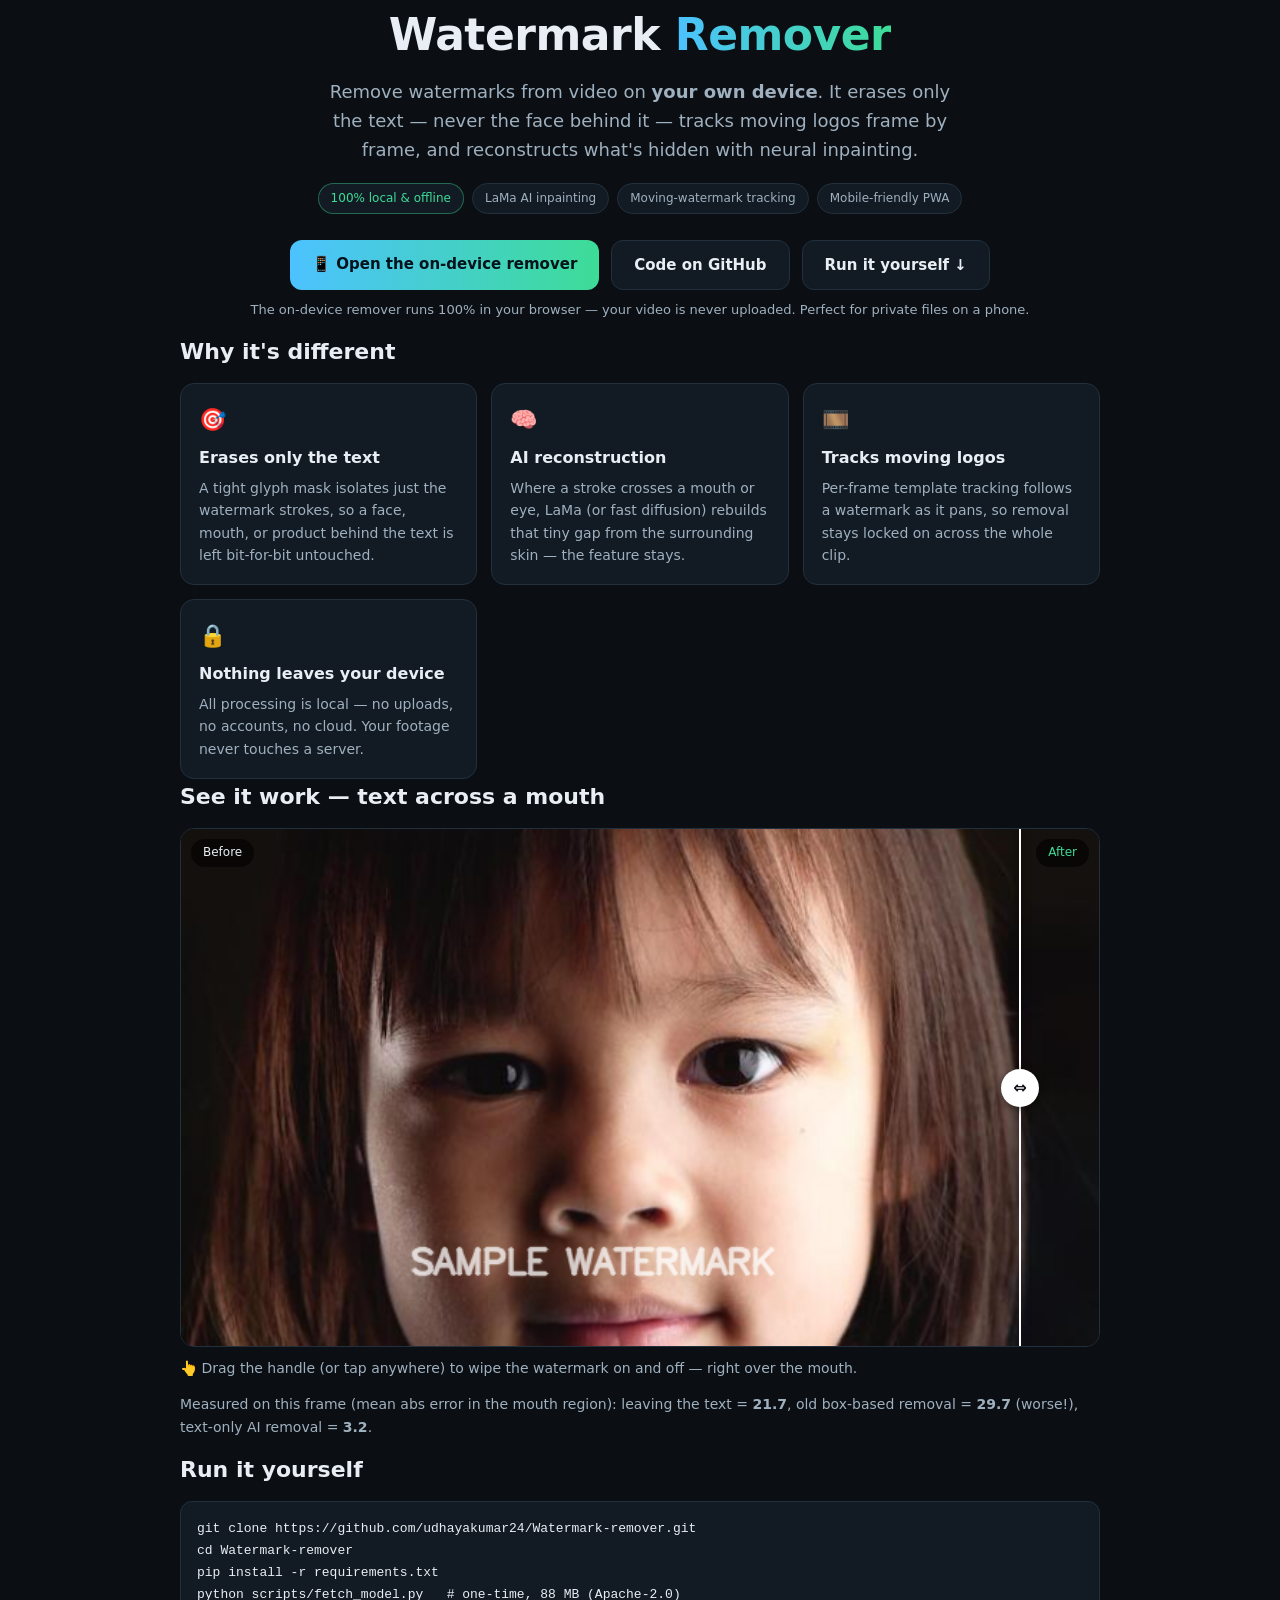
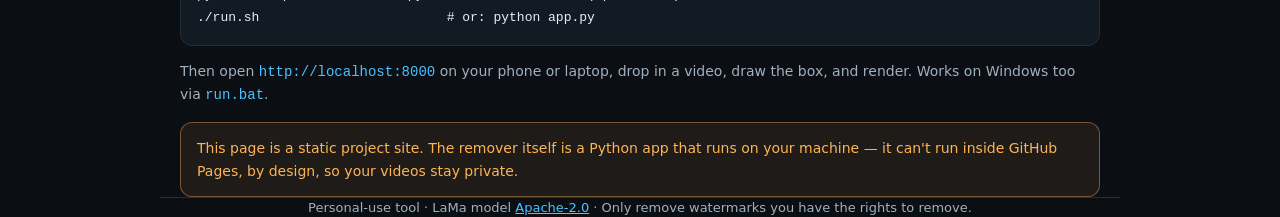
<file: index.html>
<!doctype html>
<html lang="en">
<head>
<meta charset="utf-8">
<meta name="viewport" content="width=device-width, initial-scale=1">
<title>Watermark Remover — local, offline, AI inpainting</title>
<meta name="description" content="Remove watermarks from video on your own device. Text-only removal that preserves faces, per-frame tracking for moving logos, and LaMa neural inpainting. Nothing is uploaded.">
<style>
  :root{
    --bg:#0b0f14; --panel:#121a23; --line:#22303d; --text:#e8eef4; --muted:#9fb0bf;
    --accent:#4cc2ff; --ok:#3ddc97; --warn:#ffb454;
  }
  *{box-sizing:border-box} html{scroll-behavior:smooth}
  body{margin:0;font:16px/1.6 system-ui,-apple-system,"Segoe UI",Roboto,sans-serif;background:var(--bg);color:var(--text)}
  .wrap{max-width:960px;margin:0 auto;padding:0 20px}
  header{padding:64px 0 24px;text-align:center}
  h1{font-size:clamp(28px,5vw,44px);margin:0 0 8px;letter-spacing:-.5px}
  h1 .grad{background:linear-gradient(90deg,var(--accent),var(--ok));-webkit-background-clip:text;background-clip:text;color:transparent}
  .tag{color:var(--muted);font-size:clamp(15px,2.4vw,18px);max-width:640px;margin:0 auto}
  .badges{margin-top:18px;display:flex;gap:8px;justify-content:center;flex-wrap:wrap}
  .badge{font-size:12px;padding:5px 12px;border:1px solid var(--line);border-radius:99px;color:var(--muted);background:var(--panel)}
  .badge.green{color:var(--ok);border-color:rgba(61,220,151,.4)}
  section{padding:36px 0}
  h2{font-size:22px;margin:0 0 14px}
  .grid{display:grid;grid-template-columns:repeat(auto-fit,minmax(240px,1fr));gap:14px}
  .card{background:var(--panel);border:1px solid var(--line);border-radius:14px;padding:18px}
  .card h3{margin:0 0 6px;font-size:16px}
  .card p{margin:0;color:var(--muted);font-size:14px}
  .ico{font-size:22px;display:block;margin-bottom:8px}
  .compare{display:grid;grid-template-columns:1fr 1fr;gap:14px}
  @media(max-width:640px){.compare{grid-template-columns:1fr}}
  .compare figure{margin:0;background:var(--panel);border:1px solid var(--line);border-radius:14px;overflow:hidden}
  .compare img{width:100%;display:block}
  .compare figcaption{padding:10px 14px;font-size:13px;color:var(--muted)}
  .compare .good{color:var(--ok)}
  /* Interactive before/after slider */
  .slider{position:relative;--pos:50%;border:1px solid var(--line);border-radius:14px;overflow:hidden;user-select:none}
  .slider img{width:100%;display:block;pointer-events:none}
  .slider .top{position:absolute;inset:0;clip-path:inset(0 calc(100% - var(--pos)) 0 0)}
  .slider .top img{position:absolute;inset:0}
  .slider .handle{position:absolute;top:0;bottom:0;left:var(--pos);width:2px;margin-left:-1px;background:#fff;box-shadow:0 0 10px rgba(0,0,0,.7)}
  .slider .knob{position:absolute;top:50%;left:var(--pos);transform:translate(-50%,-50%);width:38px;height:38px;border-radius:50%;background:#fff;color:#0b0f14;display:flex;align-items:center;justify-content:center;font-weight:700;box-shadow:0 2px 10px rgba(0,0,0,.5)}
  .slider input{position:absolute;inset:0;width:100%;height:100%;opacity:0;cursor:ew-resize;margin:0}
  .slider .lab{position:absolute;top:10px;font-size:12px;padding:4px 12px;border-radius:99px;background:rgba(0,0,0,.55);backdrop-filter:blur(4px)}
  .slider .lab.left{left:10px}.slider .lab.right{right:10px;color:var(--ok)}
  pre{background:var(--panel);border:1px solid var(--line);border-radius:12px;padding:16px;overflow:auto;font:13px/1.7 ui-monospace,Menlo,Consolas,monospace}
  code{color:var(--accent)}
  a{color:var(--accent)}
  .cta{display:flex;gap:12px;justify-content:center;margin-top:26px;flex-wrap:wrap}
  .btn{display:inline-block;padding:12px 22px;border-radius:12px;font-weight:600;text-decoration:none;font-size:15px}
  .btn.primary{background:linear-gradient(90deg,var(--accent),var(--ok));color:#04121c}
  .btn.ghost{border:1px solid var(--line);color:var(--text);background:var(--panel)}
  footer{padding:40px 0 60px;color:var(--muted);font-size:13px;text-align:center;border-top:1px solid var(--line);margin-top:20px}
  .note{border:1px solid rgba(255,180,84,.4);background:rgba(255,180,84,.08);border-radius:12px;padding:14px 16px;color:var(--warn);font-size:14px}
</style>
</head>
<body>
<header class="wrap">
  <h1>Watermark <span class="grad">Remover</span></h1>
  <p class="tag">Remove watermarks from video on <b>your own device</b>. It erases only the text — never the face behind it — tracks moving logos frame by frame, and reconstructs what's hidden with neural inpainting.</p>
  <div class="badges">
    <span class="badge green">100% local &amp; offline</span>
    <span class="badge">LaMa AI inpainting</span>
    <span class="badge">Moving-watermark tracking</span>
    <span class="badge">Mobile-friendly PWA</span>
  </div>
  <div class="cta">
    <a class="btn primary" href="ondevice.html">📱 Open the on-device remover</a>
    <a class="btn ghost" href="https://github.com/udhayakumar24/Watermark-remover">Code on GitHub</a>
    <a class="btn ghost" href="#run">Run it yourself ↓</a>
  </div>
  <p style="color:var(--muted);font-size:13px;margin-top:10px">The on-device remover runs 100% in your browser — your video is never uploaded. Perfect for private files on a phone.</p>
</header>

<section class="wrap">
  <h2>Why it's different</h2>
  <div class="grid">
    <div class="card"><span class="ico">🎯</span><h3>Erases only the text</h3><p>A tight glyph mask isolates just the watermark strokes, so a face, mouth, or product behind the text is left bit-for-bit untouched.</p></div>
    <div class="card"><span class="ico">🧠</span><h3>AI reconstruction</h3><p>Where a stroke crosses a mouth or eye, LaMa (or fast diffusion) rebuilds that tiny gap from the surrounding skin — the feature stays.</p></div>
    <div class="card"><span class="ico">🎞️</span><h3>Tracks moving logos</h3><p>Per-frame template tracking follows a watermark as it pans, so removal stays locked on across the whole clip.</p></div>
    <div class="card"><span class="ico">🔒</span><h3>Nothing leaves your device</h3><p>All processing is local — no uploads, no accounts, no cloud. Your footage never touches a server.</p></div>
  </div>
</section>

<section class="wrap">
  <h2>See it work — text across a mouth</h2>
  <div class="slider" id="ba">
    <img src="docs/face_ai.png" alt="After: watermark removed, mouth preserved">
    <div class="top"><img src="docs/face_text.png" alt="Before: watermark over the mouth"></div>
    <div class="handle"></div>
    <div class="knob">⇔</div>
    <span class="lab left">Before</span>
    <span class="lab right">After</span>
    <input type="range" id="baRange" min="0" max="100" value="50" aria-label="Drag to compare before and after">
  </div>
  <p style="color:var(--muted);font-size:14px;margin-top:10px">👆 Drag the handle (or tap anywhere) to wipe the watermark on and off — right over the mouth.</p>
  <p style="color:var(--muted);font-size:14px;margin-top:12px">Measured on this frame (mean abs error in the mouth region): leaving the text = <b>21.7</b>, old box-based removal = <b>29.7</b> (worse!), text-only AI removal = <b>3.2</b>.</p>
</section>

<section class="wrap" id="run">
  <h2>Run it yourself</h2>
  <pre>git clone https://github.com/udhayakumar24/Watermark-remover.git
cd Watermark-remover
pip install -r requirements.txt
python scripts/fetch_model.py   # one-time, 88 MB (Apache-2.0)
./run.sh                        # or: python app.py</pre>
  <p style="color:var(--muted);font-size:14px">Then open <code>http://localhost:8000</code> on your phone or laptop, drop in a video, draw the box, and render. Works on Windows too via <code>run.bat</code>.</p>
  <div class="note" style="margin-top:16px">This page is a static project site. The remover itself is a Python app that runs on your machine — it can't run inside GitHub Pages, by design, so your videos stay private.</div>
</section>

<script>
(function(){
  var s=document.getElementById('ba'), r=document.getElementById('baRange');
  function set(v){ s.style.setProperty('--pos', v+'%'); r.value=v; }
  var user=false;
  r.addEventListener('input', function(){ user=true; set(+r.value); });
  s.addEventListener('pointerdown', function(){ user=true; });
  // gentle auto-sweep so the page is alive on load, until the visitor grabs it
  var t0=null;
  function loop(ts){ if(user) return; if(t0===null)t0=ts; set((50+45*Math.sin((ts-t0)/1200)).toFixed(1)); requestAnimationFrame(loop); }
  requestAnimationFrame(loop);
})();
</script>
<footer class="wrap">
  Personal-use tool · LaMa model <a href="https://huggingface.co/opencv/inpainting_lama">Apache-2.0</a> · Only remove watermarks you have the rights to remove.
</footer>
</body>
</html>
</file>
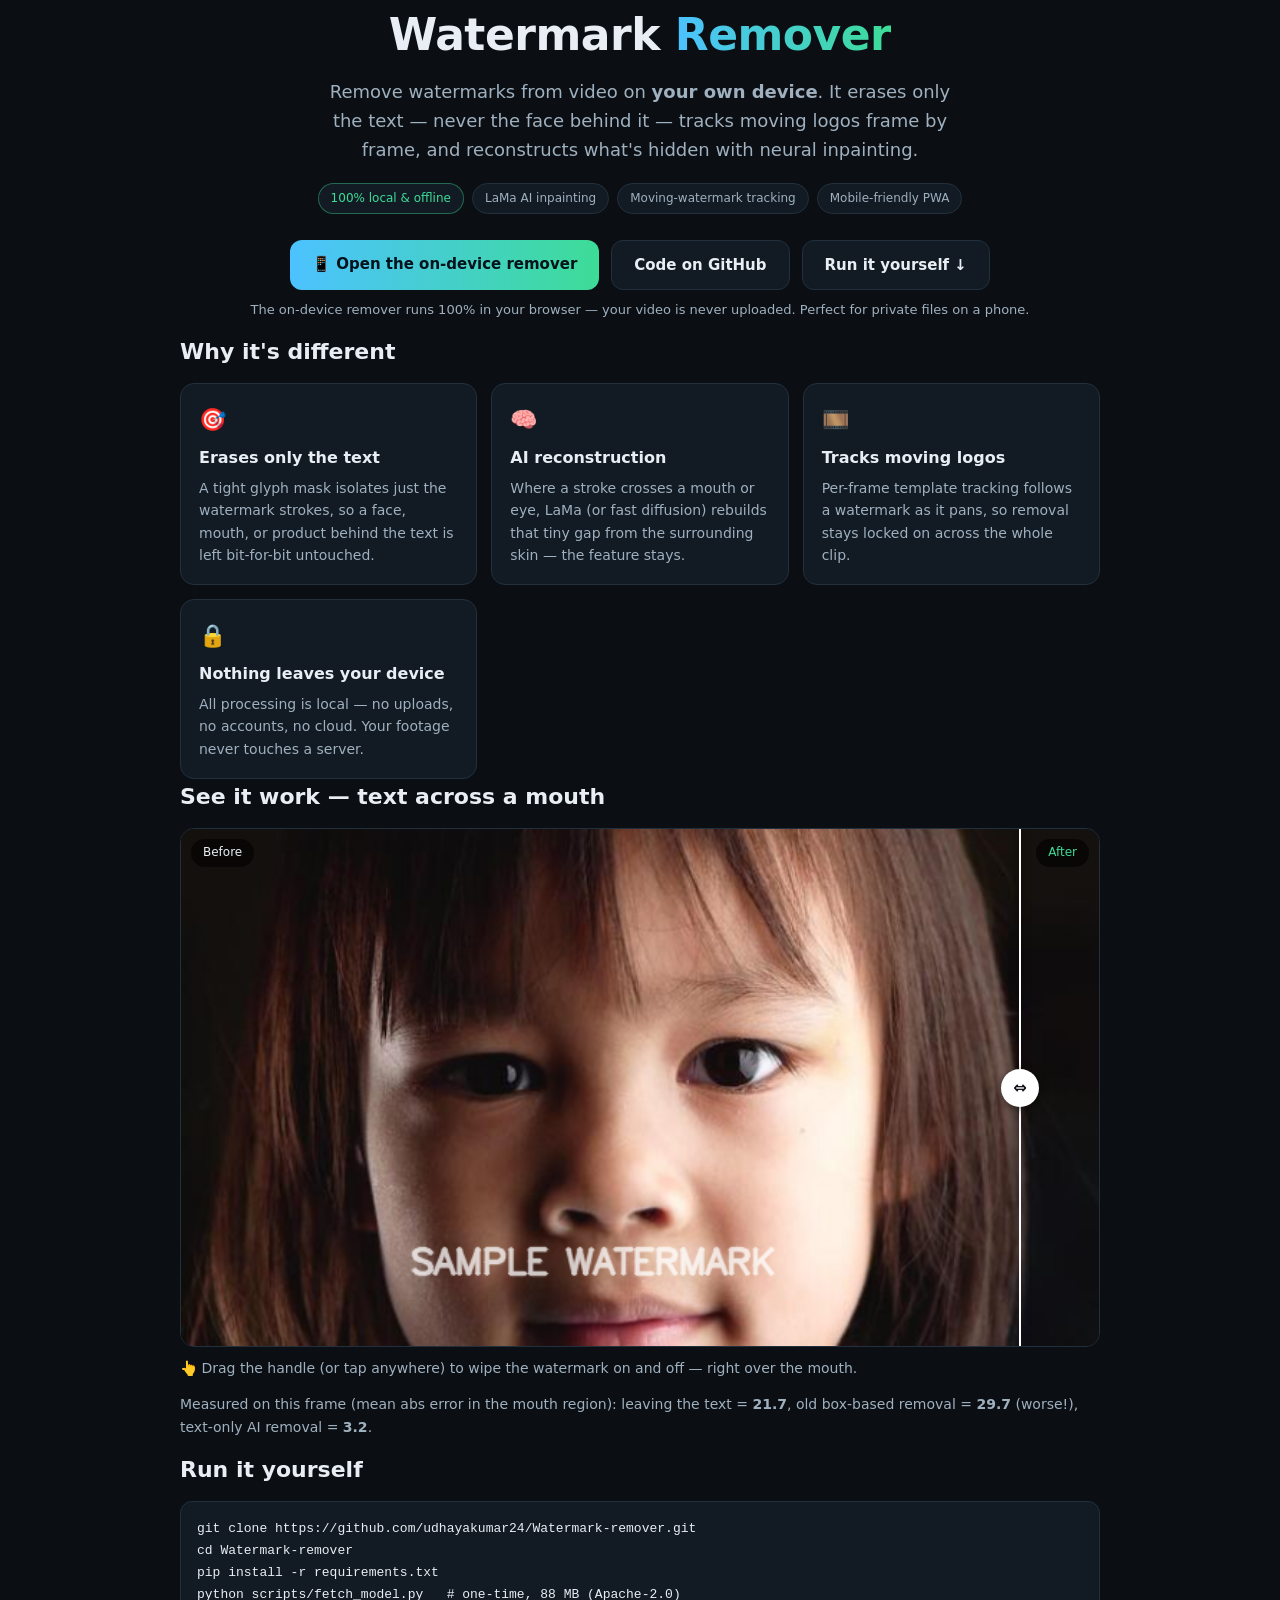
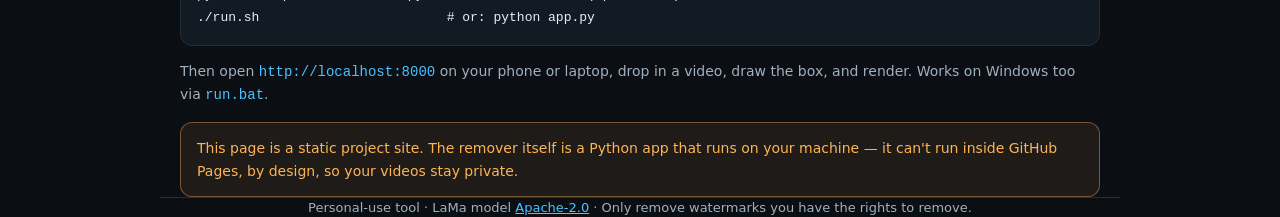
<file: docs/index.html>
<!doctype html>
<html lang="en">
<head>
<meta charset="utf-8">
<meta name="viewport" content="width=device-width, initial-scale=1">
<title>Watermark Remover — local, offline, AI inpainting</title>
<meta name="description" content="Remove watermarks from video on your own device. Text-only removal that preserves faces, per-frame tracking for moving logos, and LaMa neural inpainting. Nothing is uploaded.">
<style>
  :root{
    --bg:#0b0f14; --panel:#121a23; --line:#22303d; --text:#e8eef4; --muted:#9fb0bf;
    --accent:#4cc2ff; --ok:#3ddc97; --warn:#ffb454;
  }
  *{box-sizing:border-box} html{scroll-behavior:smooth}
  body{margin:0;font:16px/1.6 system-ui,-apple-system,"Segoe UI",Roboto,sans-serif;background:var(--bg);color:var(--text)}
  .wrap{max-width:960px;margin:0 auto;padding:0 20px}
  header{padding:64px 0 24px;text-align:center}
  h1{font-size:clamp(28px,5vw,44px);margin:0 0 8px;letter-spacing:-.5px}
  h1 .grad{background:linear-gradient(90deg,var(--accent),var(--ok));-webkit-background-clip:text;background-clip:text;color:transparent}
  .tag{color:var(--muted);font-size:clamp(15px,2.4vw,18px);max-width:640px;margin:0 auto}
  .badges{margin-top:18px;display:flex;gap:8px;justify-content:center;flex-wrap:wrap}
  .badge{font-size:12px;padding:5px 12px;border:1px solid var(--line);border-radius:99px;color:var(--muted);background:var(--panel)}
  .badge.green{color:var(--ok);border-color:rgba(61,220,151,.4)}
  section{padding:36px 0}
  h2{font-size:22px;margin:0 0 14px}
  .grid{display:grid;grid-template-columns:repeat(auto-fit,minmax(240px,1fr));gap:14px}
  .card{background:var(--panel);border:1px solid var(--line);border-radius:14px;padding:18px}
  .card h3{margin:0 0 6px;font-size:16px}
  .card p{margin:0;color:var(--muted);font-size:14px}
  .ico{font-size:22px;display:block;margin-bottom:8px}
  .compare{display:grid;grid-template-columns:1fr 1fr;gap:14px}
  @media(max-width:640px){.compare{grid-template-columns:1fr}}
  .compare figure{margin:0;background:var(--panel);border:1px solid var(--line);border-radius:14px;overflow:hidden}
  .compare img{width:100%;display:block}
  .compare figcaption{padding:10px 14px;font-size:13px;color:var(--muted)}
  .compare .good{color:var(--ok)}
  /* Interactive before/after slider */
  .slider{position:relative;--pos:50%;border:1px solid var(--line);border-radius:14px;overflow:hidden;user-select:none}
  .slider img{width:100%;display:block;pointer-events:none}
  .slider .top{position:absolute;inset:0;clip-path:inset(0 calc(100% - var(--pos)) 0 0)}
  .slider .top img{position:absolute;inset:0}
  .slider .handle{position:absolute;top:0;bottom:0;left:var(--pos);width:2px;margin-left:-1px;background:#fff;box-shadow:0 0 10px rgba(0,0,0,.7)}
  .slider .knob{position:absolute;top:50%;left:var(--pos);transform:translate(-50%,-50%);width:38px;height:38px;border-radius:50%;background:#fff;color:#0b0f14;display:flex;align-items:center;justify-content:center;font-weight:700;box-shadow:0 2px 10px rgba(0,0,0,.5)}
  .slider input{position:absolute;inset:0;width:100%;height:100%;opacity:0;cursor:ew-resize;margin:0}
  .slider .lab{position:absolute;top:10px;font-size:12px;padding:4px 12px;border-radius:99px;background:rgba(0,0,0,.55);backdrop-filter:blur(4px)}
  .slider .lab.left{left:10px}.slider .lab.right{right:10px;color:var(--ok)}
  pre{background:var(--panel);border:1px solid var(--line);border-radius:12px;padding:16px;overflow:auto;font:13px/1.7 ui-monospace,Menlo,Consolas,monospace}
  code{color:var(--accent)}
  a{color:var(--accent)}
  .cta{display:flex;gap:12px;justify-content:center;margin-top:26px;flex-wrap:wrap}
  .btn{display:inline-block;padding:12px 22px;border-radius:12px;font-weight:600;text-decoration:none;font-size:15px}
  .btn.primary{background:linear-gradient(90deg,var(--accent),var(--ok));color:#04121c}
  .btn.ghost{border:1px solid var(--line);color:var(--text);background:var(--panel)}
  footer{padding:40px 0 60px;color:var(--muted);font-size:13px;text-align:center;border-top:1px solid var(--line);margin-top:20px}
  .note{border:1px solid rgba(255,180,84,.4);background:rgba(255,180,84,.08);border-radius:12px;padding:14px 16px;color:var(--warn);font-size:14px}
</style>
</head>
<body>
<header class="wrap">
  <h1>Watermark <span class="grad">Remover</span></h1>
  <p class="tag">Remove watermarks from video on <b>your own device</b>. It erases only the text — never the face behind it — tracks moving logos frame by frame, and reconstructs what's hidden with neural inpainting.</p>
  <div class="badges">
    <span class="badge green">100% local &amp; offline</span>
    <span class="badge">LaMa AI inpainting</span>
    <span class="badge">Moving-watermark tracking</span>
    <span class="badge">Mobile-friendly PWA</span>
  </div>
  <div class="cta">
    <a class="btn primary" href="ondevice.html">📱 Open the on-device remover</a>
    <a class="btn ghost" href="https://github.com/udhayakumar24/Watermark-remover">Code on GitHub</a>
    <a class="btn ghost" href="#run">Run it yourself ↓</a>
  </div>
  <p style="color:var(--muted);font-size:13px;margin-top:10px">The on-device remover runs 100% in your browser — your video is never uploaded. Perfect for private files on a phone.</p>
</header>

<section class="wrap">
  <h2>Why it's different</h2>
  <div class="grid">
    <div class="card"><span class="ico">🎯</span><h3>Erases only the text</h3><p>A tight glyph mask isolates just the watermark strokes, so a face, mouth, or product behind the text is left bit-for-bit untouched.</p></div>
    <div class="card"><span class="ico">🧠</span><h3>AI reconstruction</h3><p>Where a stroke crosses a mouth or eye, LaMa (or fast diffusion) rebuilds that tiny gap from the surrounding skin — the feature stays.</p></div>
    <div class="card"><span class="ico">🎞️</span><h3>Tracks moving logos</h3><p>Per-frame template tracking follows a watermark as it pans, so removal stays locked on across the whole clip.</p></div>
    <div class="card"><span class="ico">🔒</span><h3>Nothing leaves your device</h3><p>All processing is local — no uploads, no accounts, no cloud. Your footage never touches a server.</p></div>
  </div>
</section>

<section class="wrap">
  <h2>See it work — text across a mouth</h2>
  <div class="slider" id="ba">
    <img src="face_ai.png" alt="After: watermark removed, mouth preserved">
    <div class="top"><img src="face_text.png" alt="Before: watermark over the mouth"></div>
    <div class="handle"></div>
    <div class="knob">⇔</div>
    <span class="lab left">Before</span>
    <span class="lab right">After</span>
    <input type="range" id="baRange" min="0" max="100" value="50" aria-label="Drag to compare before and after">
  </div>
  <p style="color:var(--muted);font-size:14px;margin-top:10px">👆 Drag the handle (or tap anywhere) to wipe the watermark on and off — right over the mouth.</p>
  <p style="color:var(--muted);font-size:14px;margin-top:12px">Measured on this frame (mean abs error in the mouth region): leaving the text = <b>21.7</b>, old box-based removal = <b>29.7</b> (worse!), text-only AI removal = <b>3.2</b>.</p>
</section>

<section class="wrap" id="run">
  <h2>Run it yourself</h2>
  <pre>git clone https://github.com/udhayakumar24/Watermark-remover.git
cd Watermark-remover
pip install -r requirements.txt
python scripts/fetch_model.py   # one-time, 88 MB (Apache-2.0)
./run.sh                        # or: python app.py</pre>
  <p style="color:var(--muted);font-size:14px">Then open <code>http://localhost:8000</code> on your phone or laptop, drop in a video, draw the box, and render. Works on Windows too via <code>run.bat</code>.</p>
  <div class="note" style="margin-top:16px">This page is a static project site. The remover itself is a Python app that runs on your machine — it can't run inside GitHub Pages, by design, so your videos stay private.</div>
</section>

<script>
(function(){
  var s=document.getElementById('ba'), r=document.getElementById('baRange');
  function set(v){ s.style.setProperty('--pos', v+'%'); r.value=v; }
  var user=false;
  r.addEventListener('input', function(){ user=true; set(+r.value); });
  s.addEventListener('pointerdown', function(){ user=true; });
  // gentle auto-sweep so the page is alive on load, until the visitor grabs it
  var t0=null;
  function loop(ts){ if(user) return; if(t0===null)t0=ts; set((50+45*Math.sin((ts-t0)/1200)).toFixed(1)); requestAnimationFrame(loop); }
  requestAnimationFrame(loop);
})();
</script>
<footer class="wrap">
  Personal-use tool · LaMa model <a href="https://huggingface.co/opencv/inpainting_lama">Apache-2.0</a> · Only remove watermarks you have the rights to remove.
</footer>
</body>
</html>
</file>
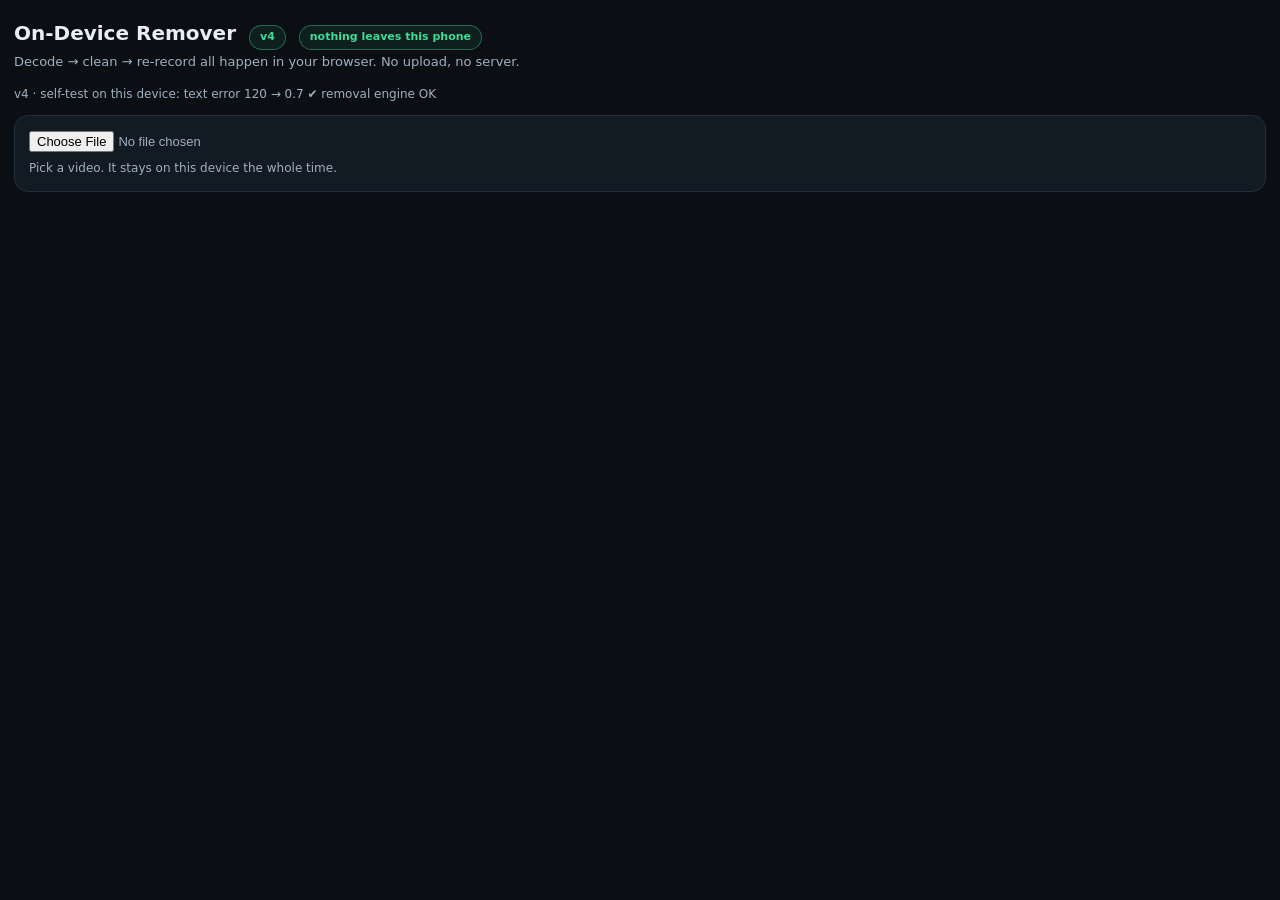
<file: ondevice.html>
<!doctype html>
<html lang="en">
<head>
<meta charset="utf-8">
<meta name="viewport" content="width=device-width, initial-scale=1, maximum-scale=1">
<title>On-Device Watermark Remover</title>
<style>
  :root{--bg:#0b0f14;--panel:#121a23;--line:#22303d;--text:#e8eef4;--muted:#9fb0bf;--accent:#4cc2ff;--ok:#3ddc97}
  *{box-sizing:border-box}body{margin:0;font:15px/1.5 system-ui,sans-serif;background:var(--bg);color:var(--text);padding:14px}
  h1{font-size:20px;margin:4px 0 2px}
  .sub{color:var(--muted);font-size:13px;margin-bottom:14px}
  .ok-badge{display:inline-block;color:var(--ok);border:1px solid rgba(61,220,151,.4);background:rgba(61,220,151,.08);border-radius:99px;padding:3px 10px;font-size:11px;margin-left:6px}
  .card{background:var(--panel);border:1px solid var(--line);border-radius:14px;padding:14px;margin-bottom:14px}
  button{background:var(--accent);color:#04121c;border:0;border-radius:10px;padding:12px 16px;font-weight:600;font-size:15px;width:100%;margin-top:8px}
  button:disabled{opacity:.4}
  button.ghost{background:var(--panel);color:var(--text);border:1px solid var(--line)}
  label{display:flex;gap:8px;align-items:center;font-size:14px;color:var(--muted);margin-top:8px}
  input[type=file]{color:var(--muted);font-size:13px}
  #stage{position:relative;width:100%;border-radius:10px;overflow:hidden;background:#000;display:none}
  #stage video,#stage canvas{width:100%;display:block}
  #overlay{position:absolute;inset:0;touch-action:none}
  #box{position:absolute;border:2px solid var(--accent);background:rgba(76,194,255,.15);display:none}
  #status{font-size:13px;color:var(--muted);margin-top:8px;min-height:18px}
  a.dl{display:block;text-align:center;background:var(--ok);color:#04121c;border-radius:10px;padding:12px;font-weight:700;text-decoration:none;margin-top:10px}
  .hint{font-size:12px;color:var(--muted);margin-top:6px}
</style>
</head>
<body>
<h1>On-Device Remover <span class="ok-badge">v4</span> <span class="ok-badge">nothing leaves this phone</span></h1>
<div class="sub">Decode → clean → re-record all happen in your browser. No upload, no server.</div>
<div class="hint" id="selftest" style="margin-bottom:12px"></div>

<div class="card">
  <input type="file" id="file" accept="video/*">
  <div class="hint">Pick a video. It stays on this device the whole time.</div>
</div>

<div class="card" id="step2" style="display:none">
  <div id="stage">
    <video id="v" playsinline muted></video>
    <canvas id="c"></canvas>
    <div id="overlay"></div>
    <div id="box"></div>
  </div>
  <div class="hint">Drag a rectangle over the watermark on the first frame.</div>
  <label><input type="checkbox" id="moving"> Watermark moves (track it frame-to-frame)</label>
  <label><input type="checkbox" id="guarantee" checked> <b>Maximum removal (default)</b> — clears the whole box so 100% of the text is gone. Untick to preserve the background/face (smart, may leave faint residue).</label>
  <button id="go" disabled>▶ Process &amp; record clean video</button>
  <div id="status"></div>
  <a id="dl" class="dl" style="display:none" download="clean.webm">⬇ Download clean video</a>
</div>

<script>
"use strict";
const $=id=>document.getElementById(id);
const file=$('file'),v=$('v'),c=$('c'),overlay=$('overlay'),boxEl=$('box'),go=$('go'),status=$('status'),dl=$('dl'),moving=$('moving'),guarantee=$('guarantee');
const ctx=c.getContext('2d',{willReadFrequently:true});
let VW=0,VH=0,box=null,firstFrame=null,proc=false,grabbed=false;

file.addEventListener('change',()=>{
  const f=file.files[0]; if(!f)return;
  grabbed=false;box=null;boxEl.style.display='none';go.disabled=true;dl.style.display='none';
  v.src=URL.createObjectURL(f);
  v.addEventListener('loadeddata',()=>{
    const sw=Math.min(v.videoWidth,720);           // cap width so phones keep up
    VW=sw;VH=Math.round(v.videoHeight*sw/v.videoWidth);
    c.width=VW;c.height=VH;c.style.display='none';
    v.style.display='block';
    $('stage').style.display='block';$('step2').style.display='block';
    v.currentTime=0.01;                            // force a real seek so a frame is decoded
    grabFirst();
  },{once:true});
  v.addEventListener('seeked',()=>{ if(!grabbed)grabFirst(); });
});

function grabFirst(){
  if(grabbed||!VW)return;
  ctx.drawImage(v,0,0,VW,VH);
  firstFrame=ctx.getImageData(0,0,VW,VH);
  v.style.display='none';c.style.display='block';
  grabbed=true;go.disabled=false;status.textContent='Box the watermark, then press Process.';
}

// ---- box drawing (pointer events, works on touch) ----
let drag=null;
function pos(e){const r=overlay.getBoundingClientRect();return{x:(e.clientX-r.left)/r.width*VW,y:(e.clientY-r.top)/r.height*VH};}
overlay.addEventListener('pointerdown',e=>{drag=pos(e);box={x:drag.x,y:drag.y,w:0,h:0};overlay.setPointerCapture(e.pointerId);drawBox();});
overlay.addEventListener('pointermove',e=>{if(!drag)return;const p=pos(e);box={x:Math.min(drag.x,p.x),y:Math.min(drag.y,p.y),w:Math.abs(p.x-drag.x),h:Math.abs(p.y-drag.y)};drawBox();});
overlay.addEventListener('pointerup',()=>{drag=null;});
function drawBox(){
  if(!box)return;const r=overlay.getBoundingClientRect();
  boxEl.style.display='block';
  boxEl.style.left=(box.x/VW*r.width)+'px';boxEl.style.top=(box.y/VH*r.height)+'px';
  boxEl.style.width=(box.w/VW*r.width)+'px';boxEl.style.height=(box.h/VH*r.height)+'px';
}

// ---- image helpers ----
function gray(d){const g=new Float32Array(d.width*d.height);for(let i=0,p=0;i<g.length;i++,p+=4){g[i]=0.299*d.data[p]+0.587*d.data[p+1]+0.114*d.data[p+2];}return g;}
function boxblur(g,w,h,r){
  const t=new Float32Array(g.length),o=new Float32Array(g.length);
  for(let y=0;y<h;y++){let s=0;for(let x=-r;x<=r;x++)s+=g[y*w+Math.min(w-1,Math.max(0,x))];
    for(let x=0;x<w;x++){t[y*w+x]=s/(2*r+1);s+=g[y*w+Math.min(w-1,x+r+1)]-g[y*w+Math.max(0,x-r)];}}
  for(let x=0;x<w;x++){let s=0;for(let y=-r;y<=r;y++)s+=t[Math.min(h-1,Math.max(0,y))*w+x];
    for(let y=0;y<h;y++){o[y*w+x]=s/(2*r+1);s+=t[Math.min(h-1,y+r+1)*w+x]-t[Math.max(0,y-r)*w+x];}}
  return o;
}
function textMask(d,bx){
  const {x,y,w,h}=bx;const g=gray(d);const W=d.width;
  // three-scale high-pass: thin strokes (r3), medium (r7), solid logos (r15)
  const b1=boxblur(g,W,d.height,3),b2=boxblur(g,W,d.height,7),b3=boxblur(g,W,d.height,15);
  const hp=new Float32Array(W*d.height);let maxhp=0;
  for(let j=y;j<y+h;j++)for(let i=x;i<x+w;i++){const p=j*W+i;
    const v=Math.max(Math.abs(g[p]-b1[p]),Math.abs(g[p]-b2[p]),Math.abs(g[p]-b3[p]));hp[p]=v;if(v>maxhp)maxhp=v;}
  const m=new Uint8Array(W*d.height);
  if(maxhp<6)return m; // nothing watermark-like in the box
  const thr=Math.max(3,Math.min(20,Math.round(maxhp*0.18)));
  for(let j=y;j<y+h;j++)for(let i=x;i<x+w;i++){const p=j*W+i;if(hp[p]>thr)m[p]=1;}
  // dilate 2 to swallow anti-aliased halos
  for(let it=0;it<2;it++){const m2=new Uint8Array(m);
    for(let j=y+1;j<y+h-1;j++)for(let i=x+1;i<x+w-1;i++){const p=j*W+i;if(m[p]){m2[p+1]=1;m2[p-1]=1;m2[p+W]=1;m2[p-W]=1;}}
    for(let i=0;i<m.length;i++)m[i]=m2[i];}
  return m;
}
function fullBoxMask(d,bx){
  const m=new Uint8Array(d.width*d.height);
  for(let j=bx.y;j<bx.y+bx.h;j++)for(let i=bx.x;i<bx.x+bx.w;i++)m[j*d.width+i]=1;
  return m;
}
function inpaint(d,mask,bx){ // onion-peel: fill boundary pixels from known neighbours, erode, repeat
  const W=d.width,H=d.height,D=d.data;const m=mask.slice();
  let rem=0;for(let i=0;i<m.length;i++)rem+=m[i];
  let guard=0;
  while(rem>0&&guard++<3000){
    const fill=[];
    for(let j=0;j<H;j++)for(let i=0;i<W;i++){const p=j*W+i;if(!m[p])continue;
      let r=0,g=0,b=0,n=0;
      for(let dj=-1;dj<=1;dj++)for(let di=-1;di<=1;di++){if(!di&&!dj)continue;const ii=i+di,jj=j+dj;
        if(ii<0||ii>=W||jj<0||jj>=H)continue;const q=jj*W+ii;if(m[q])continue;
        r+=D[q*4];g+=D[q*4+1];b+=D[q*4+2];n++;}
      if(n>0)fill.push(p,r/n,g/n,b/n);}
    if(!fill.length)break;
    for(let k=0;k<fill.length;k+=4){const p=fill[k];D[p*4]=fill[k+1];D[p*4+1]=fill[k+2];D[p*4+2]=fill[k+3];m[p]=0;rem--;}
  }
}

// ---- simple tracker: correlate high-pass magnitude in a window ----
let lastBox=null;
function track(d){
  if(!lastBox)return box;
  const g=gray(d);const bl=boxblur(g,d.width,d.height,5);
  const bw=box?box.w:lastBox.w,bh=box?box.h:lastBox.h;
  let best=null,bestS=1e18;
  const R=24;
  for(let dy=-R;dy<=R;dy+=3)for(let dx=-R;dx<=R;dx+=3){
    const nx=Math.round(lastBox.x+dx),ny=Math.round(lastBox.y+dy);
    if(nx<0||ny<0||nx+bw>=d.width||ny+bh>=d.height)continue;
    let s=0,cnt=0;
    for(let j=ny;j<ny+bh;j+=3)for(let i=nx;i<nx+bw;i+=3){const p=j*d.width+i;const hp=Math.abs(g[p]-bl[p]);s+=hp;cnt++;}
    const score=-s/(cnt||1); // higher hp = more text-like
    if(score<bestS){bestS=score;best={x:nx,y:ny,w:bw,h:bh};}
  }
  return best||lastBox;
}

// ---- process + record ----
go.addEventListener('click',async()=>{
  if(!box||proc)return;proc=true;go.disabled=true;dl.style.display='none';
  v.muted=false; // route audio into the recorder; it is not sent to speakers
  lastBox=box;
  const stream=c.captureStream(30);
  let recStream=stream;
  try{
    const actx=new (window.AudioContext||window.webkitAudioContext)();
    const src=actx.createMediaElementSource(v);
    const dest=actx.createMediaStreamDestination();
    src.connect(dest);
    recStream=new MediaStream([...stream.getVideoTracks(),...dest.stream.getAudioTracks()]);
  }catch(e){/* no audio */}
  const mime=MediaRecorder.isTypeSupported('video/webm;codecs=vp8,opus')?'video/webm;codecs=vp8,opus':'video/webm';
  const rec=new MediaRecorder(recStream,{mimeType:mime,videoBitsPerSecond:6_000_000});
  const chunks=[];rec.ondataavailable=e=>chunks.push(e.data);
  rec.onstop=()=>{
    const blob=new Blob(chunks,{type:'video/webm'});
    dl.href=URL.createObjectURL(blob);dl.style.display='block';
    status.textContent='Done.';proc=false;go.disabled=false;go.textContent='↺ Process again';
  };
  rec.start(500);
  v.currentTime=0;await v.play();
  const loop=()=>{
    if(v.ended){rec.stop();return;}
    let bx=box;
    if(moving.checked){bx=track(cur());lastBox=bx;}
    const d=cur();
    let m=textMask(d,bx);
    if(guarantee.checked)m=fullBoxMask(d,bx);
    let mc=0;for(let i=0;i<m.length;i++)mc+=m[i];
    inpaint(d,m,bx);
    ctx.putImageData(d,0,0);
    status.textContent='Processing '+Math.round(v.currentTime/v.duration*100)+'% · text px '+mc+(mc<10?'  (draw the box tighter on the text)':'');
    requestAnimationFrame(loop);
  };
  function cur(){ctx.drawImage(v,0,0,VW,VH);return ctx.getImageData(0,0,VW,VH);}
  requestAnimationFrame(loop);
});

// ---- on-load self-test: proves the removal math works in THIS browser ----
(function(){
  try{
    const W=200,H=100,d={width:W,height:H,data:new Uint8ClampedArray(W*H*4)};
    for(let j=0;j<H;j++)for(let i=0;i<W;i++){const p=(j*W+i)*4;const b=80+(i/W)*60;d.data[p]=b;d.data[p+1]=b;d.data[p+2]=b;d.data[p+3]=255;}
    const tp=[];for(let j=45;j<=52;j++)for(let i=40;i<=160;i++){const p=(j*W+i)*4;d.data[p]=230;d.data[p+1]=230;d.data[p+2]=230;tp.push(j*W+i);}
    const err=D=>{let s=0;for(const q of tp){const p=q*4;s+=Math.abs(D[p]-(80+((q%W)/W)*60));}return s/tp.length;};
    const before=err(d.data);
    const m=textMask(d,{x:30,y:38,w:140,h:24});inpaint(d,m,{x:30,y:38,w:140,h:24});
    const after=err(d.data);
    $('selftest').textContent='v4 · self-test on this device: text error '+before.toFixed(0)+' → '+after.toFixed(1)+(after<10?' ✔ removal engine OK':' ✘ engine problem');
  }catch(e){$('selftest').textContent='Self-test error: '+e.message;}
})();
</script>
</body>
</html>
</file>
